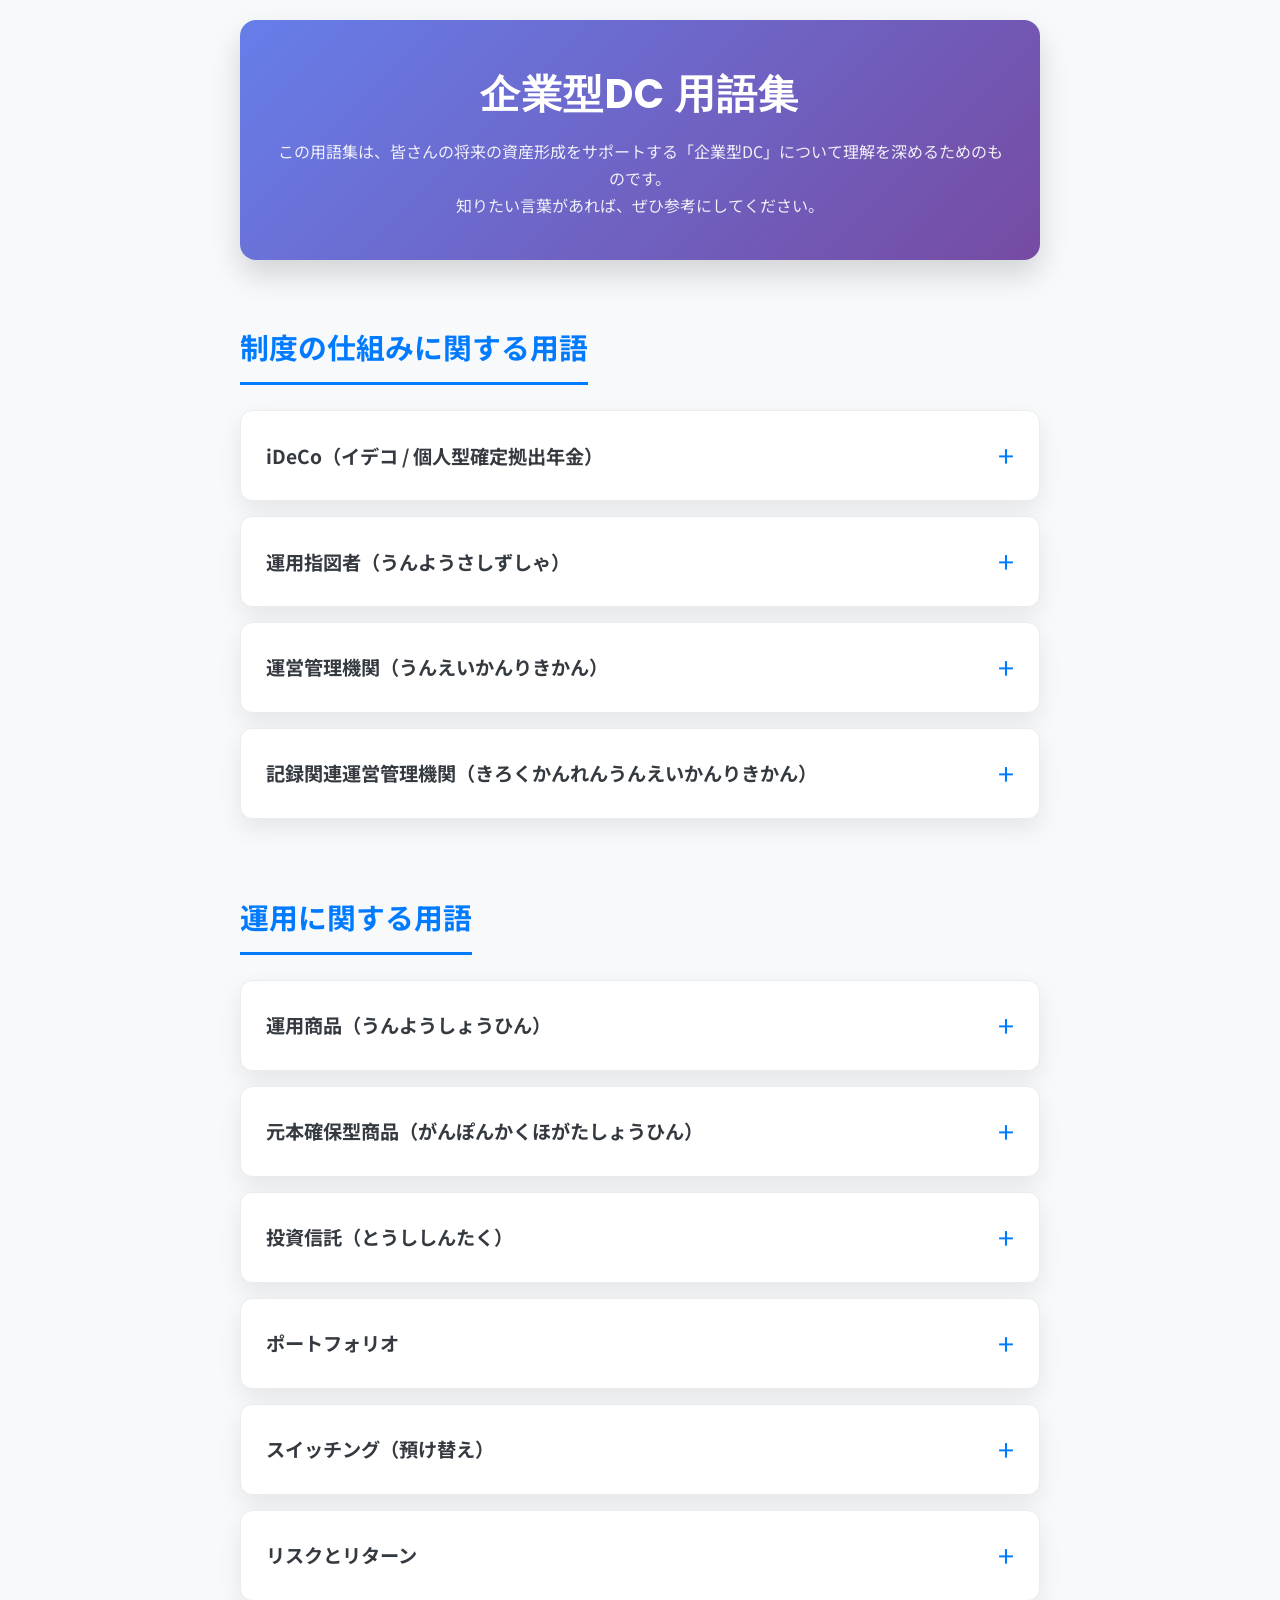
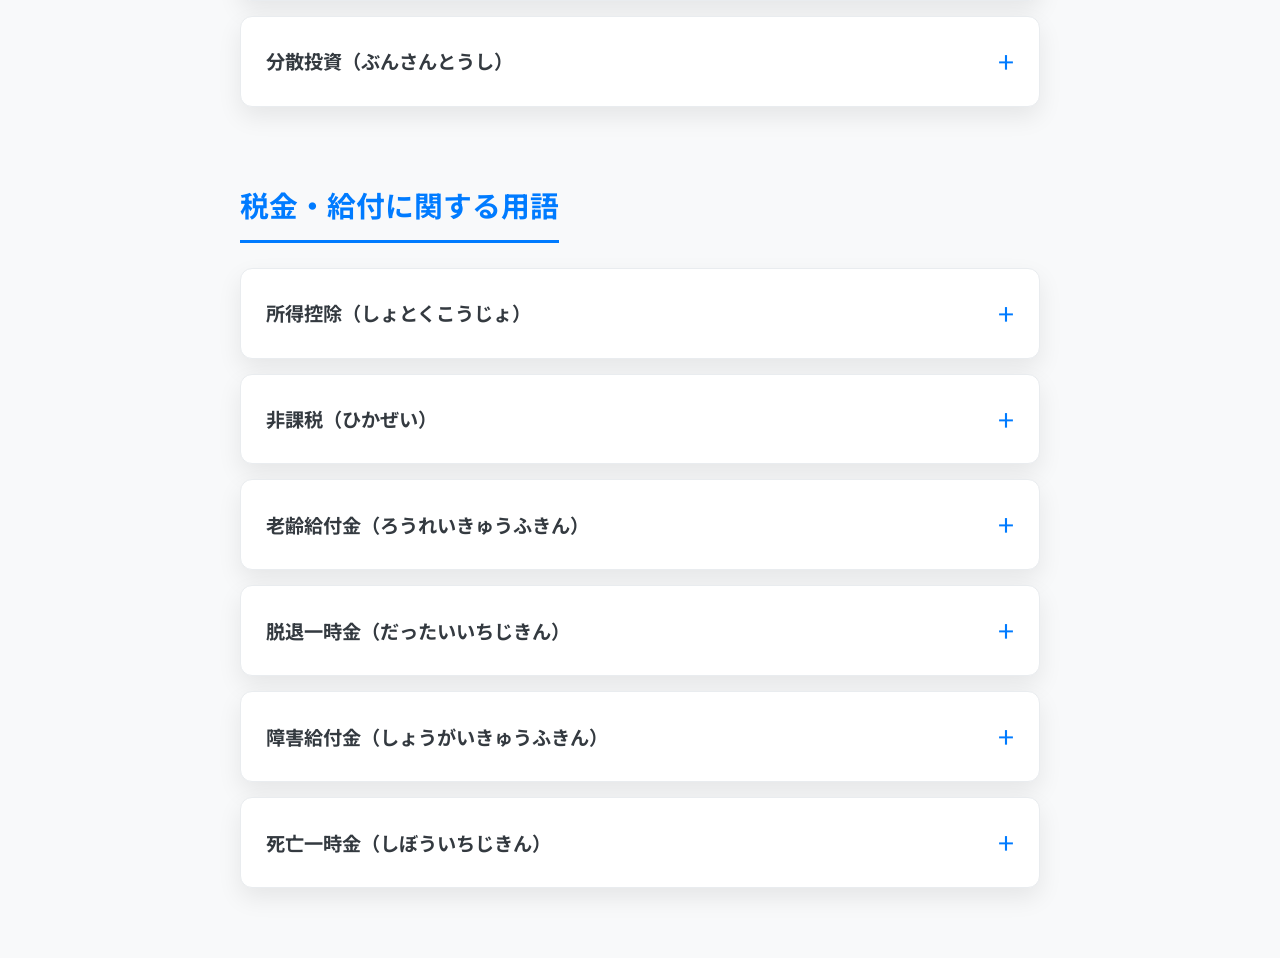
<file: index.html>
<!DOCTYPE html>
<html lang="ja">
<head>
    <meta charset="UTF-8">
    <meta name="viewport" content="width=device-width, initial-scale=1.0">
    <title>企業型DC 用語集</title>
    <link rel="stylesheet" href="style.css">
    <link href="https://fonts.googleapis.com/css2?family=Noto+Sans+JP:wght@400;700&family=Poppins:wght@600&display=swap" rel="stylesheet">
</head>
<body>

    <div class="glossary-container">
        <header class="glossary-header">
            <h1>企業型DC 用語集</h1>
            <p>この用語集は、皆さんの将来の資産形成をサポートする「企業型DC」について理解を深めるためのものです。<br>知りたい言葉があれば、ぜひ参考にしてください。</p>
        </header>

        <main>
            <section class="glossary-category">
                <h2 class="category-title">制度の仕組みに関する用語</h2>
                <div class="category-content">
                    <details class="glossary-item">
                        <summary>iDeCo（イデコ / 個人型確定拠出年金）</summary>
                        <div class="item-content">
                             <p><strong>意味:</strong> 企業型DCが会社単位で加入する制度なのに対し、iDeCoは個人が任意で加入する確定拠出年金です。</p>
                             <p class="point"><strong>ポイント:</strong> 原則20歳以上60歳未満のほとんどの方が加入でき、自身で掛金を拠出して運用します。掛金は全額所得控除、運用益は非課税という税制優遇があります。</p>
                        </div>
                    </details>
                    <details class="glossary-item">
                        <summary>運用指図者（うんようさしずしゃ）</summary>
                        <div class="item-content">
                            <p><strong>意味:</strong> 掛金を拠出せず、過去に積み立てた資産の運用だけを行う人のことです。退職後に企業型DCの加入資格を失った場合などにこの立場になります。</p>
                        </div>
                    </details>
                    <details class="glossary-item">
                        <summary>運営管理機関（うんえいかんりきかん）</summary>
                        <div class="item-content">
                             <p><strong>意味:</strong> 皆さんが選んだ運用商品の情報を提示したり、資産残高の管理や各種手続きのサポートをしてくれる金融機関のことです。（例：証券会社、銀行など）</p>
                        </div>
                    </details>
                    <details class="glossary-item">
                        <summary>記録関連運営管理機関（きろくかんれんうんえいかんりきかん）</summary>
                        <div class="item-content">
                            <p><strong>意味:</strong> 皆さんの確定拠出年金の加入記録や個人ごとの資産残高などを管理している機関です。「レコードキーパー（RK）」と呼ばれることもあります。</p>
                        </div>
                    </details>
                </div>
            </section>

            <section class="glossary-category">
                <h2 class="category-title">運用に関する用語</h2>
                <div class="category-content">
                    <details class="glossary-item">
                        <summary>運用商品（うんようしょうひん）</summary>
                        <div class="item-content">
                            <p><strong>意味:</strong> 拠出された掛金を投資する対象となる金融商品のことです。主に元本確保型商品と投資信託があります。</p>
                            <p class="point"><strong>ポイント:</strong> 複数の商品の中から、皆さんの判断で自由に選び、組み合わせることができます。</p>
                        </div>
                    </details>
                    <details class="glossary-item">
                        <summary>元本確保型商品（がんぽんかくほがたしょうひん）</summary>
                        <div class="item-content">
                            <p><strong>意味:</strong> 満期まで保有すれば、預けた元本（最初に預けたお金）が減らないことを約束された運用商品です。（例：定期預金、保険商品など）</p>
                            <p class="point"><strong>ポイント:</strong> 元本割れのリスクは低いですが、リターン（増えるお金）も比較的少ない傾向があります。</p>
                        </div>
                    </details>
                    <details class="glossary-item">
                        <summary>投資信託（とうししんたく）</summary>
                        <div class="item-content">
                            <p><strong>意味:</strong> 多くの投資家から集めたお金をプロがまとめて運用し、その運用成果を投資家に分配する商品です。株式、債券、不動産などに投資されます。</p>
                            <p class="point"><strong>ポイント:</strong> 元本が保証されていないため、価格が変動するリスクがあります。しかし、元本確保型商品よりも高いリターンが期待できる場合があります。</p>
                        </div>
                    </details>
                    <details class="glossary-item">
                        <summary>ポートフォリオ</summary>
                        <div class="item-content">
                            <p><strong>意味:</strong> 皆さんが選んだ複数の運用商品の組み合わせのことです。「どの商品にどれくらいの割合で投資するか」という配分全体を指します。</p>
                            <p class="point"><strong>ポイント:</strong> 資産を増やすためには、自分の目標やリスク許容度に合わせてバランスの良いポートフォリオを組むことが大切です。</p>
                        </div>
                    </details>
                    <details class="glossary-item">
                        <summary>スイッチング（預け替え）</summary>
                        <div class="item-content">
                            <p><strong>意味:</strong> 現在保有している運用商品の一部または全部を売却し、別の運用商品に買い替えることです。</p>
                            <p class="point"><strong>ポイント:</strong> 市場の状況やご自身のライフプランの変化に合わせて、運用商品を定期的に見直すことができます。</p>
                        </div>
                    </details>
                    <details class="glossary-item">
                        <summary>リスクとリターン</summary>
                        <div class="item-content">
                            <p><strong>意味:</strong><br>リスク: 運用商品が値下がりしたり、期待していた利益が出ない可能性のこと。<br>リターン: 運用によって得られる利益や収益のこと。</p>
                            <p class="point"><strong>ポイント:</strong> 一般的に、高いリターンを期待できる商品ほど、リスクも高くなる傾向があります。</p>
                        </div>
                    </details>
                    <details class="glossary-item">
                        <summary>分散投資（ぶんさんとうし）</summary>
                        <div class="item-content">
                            <p><strong>意味:</strong> 一つの商品に集中して投資するのではなく、複数の種類の商品や地域に分けて投資することです。</p>
                            <p class="point"><strong>ポイント:</strong> リスクを減らすための基本的な考え方です。「卵を一つのカゴに盛るな」という格言があります。</p>
                        </div>
                    </details>
                </div>
            </section>

            <section class="glossary-category">
                <h2 class="category-title">税金・給付に関する用語</h2>
                <div class="category-content">
                    <details class="glossary-item">
                        <summary>所得控除（しょとくこうじょ）</summary>
                        <div class="item-content">
                            <p><strong>意味:</strong> 所得税や住民税を計算する際に、所得の金額から差し引かれる金額のこと。課税対象となる所得が減るため、税金が安くなります。</p>
                            <p class="point"><strong>ポイント:</strong> 企業型DCの掛金や、マッチング拠出で皆さんが拠出した掛金は、全額が所得控除の対象です。</p>
                        </div>
                    </details>
                    <details class="glossary-item">
                        <summary>非課税（ひかぜい）</summary>
                        <div class="item-content">
                            <p><strong>意味:</strong> 税金がかからないこと。</p>
                            <p class="point"><strong>ポイント:</strong> 企業型DCで運用益が出ても、運用期間中は非課税です。通常、投資で利益が出ると税金がかかりますが、DCではかかりません。</p>
                        </div>
                    </details>
                    <details class="glossary-item">
                        <summary>老齢給付金（ろうれいきゅうふきん）</summary>
                        <div class="item-content">
                            <p><strong>意味:</strong> 原則60歳以降（加入期間による）に受け取れる給付金のこと。年金として受け取るか、一時金として一括で受け取るか、または両方を組み合わせて受け取ることができます。</p>
                        </div>
                    </details>
                    <details class="glossary-item">
                        <summary>脱退一時金（だったいいちじきん）</summary>
                        <div class="item-content">
                            <p><strong>意味:</strong> 原則60歳未満で、特定の条件（退職後、他の年金制度に移管できない場合など）を満たした場合に、例外的に受け取れる一時金です。</p>
                            <p class="point"><strong>ポイント:</strong> 基本的には60歳まで引き出しができません。</p>
                        </div>
                    </details>
                    <details class="glossary-item">
                        <summary>障害給付金（しょうがいきゅうふきん）</summary>
                        <div class="item-content">
                            <p><strong>意味:</strong> 病気やケガで所定の障害状態になった場合に受け取れる給付金です。</p>
                        </div>
                    </details>
                    <details class="glossary-item">
                        <summary>死亡一時金（しぼういちじきん）</summary>
                        <div class="item-content">
                            <p><strong>意味:</strong> 加入者が亡くなった場合に、ご遺族が受け取れる一時金です。</p>
                        </div>
                    </details>
                </div>
            </section>
        </main>
    </div>

    <script src="script.js"></script>
</body>
</html>
</file>
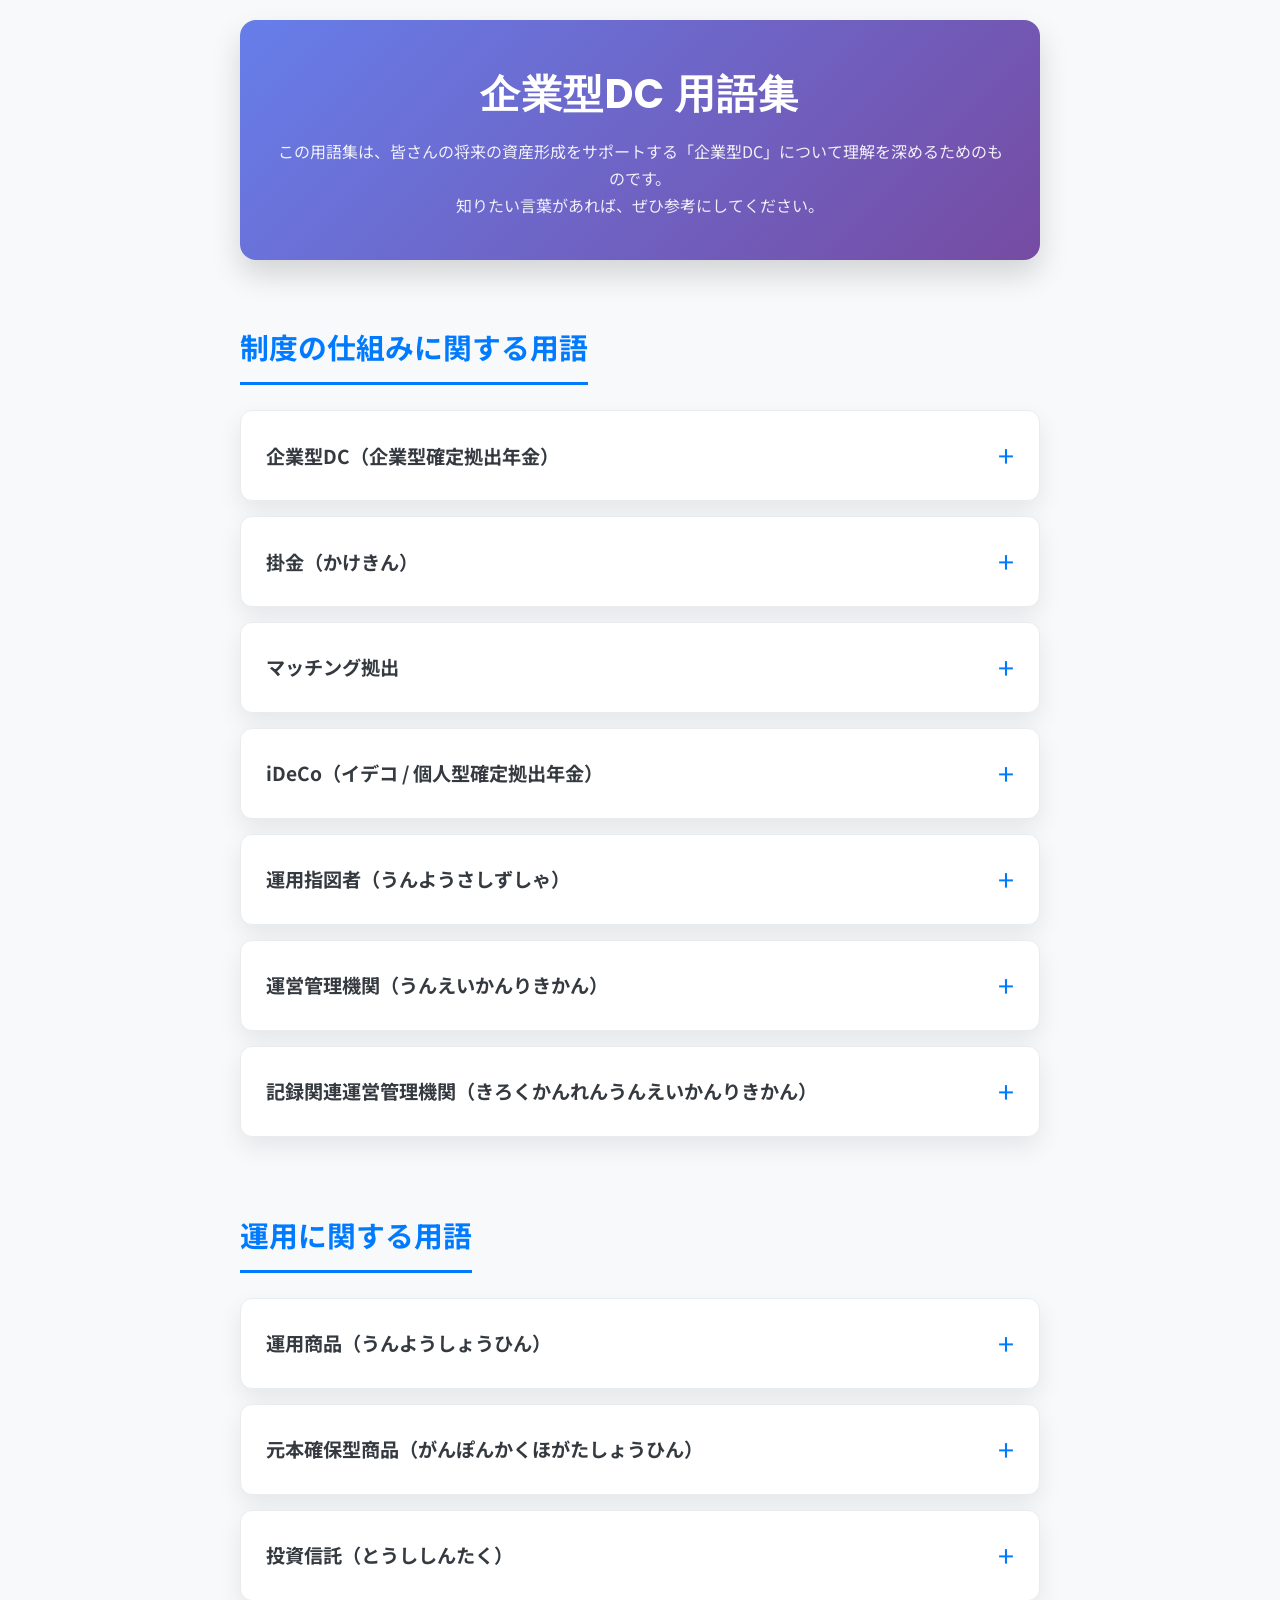
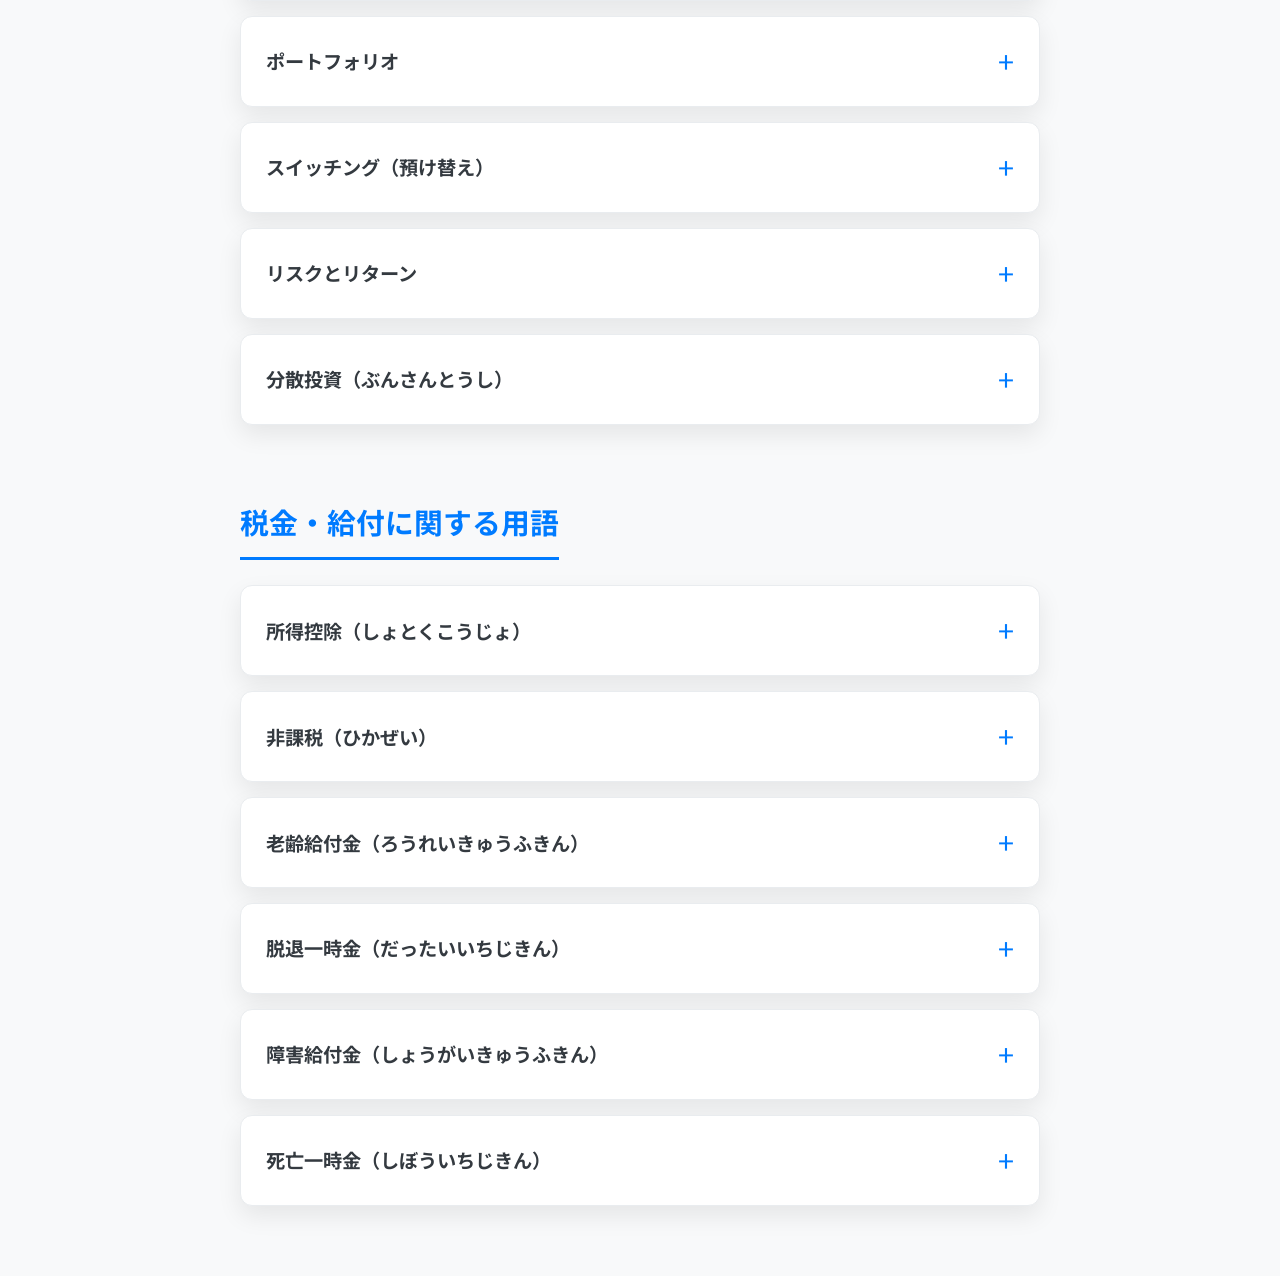
<file: dc.s1.html>
<!DOCTYPE html>
<html lang="ja">
<head>
    <meta charset="UTF-8">
    <meta name="viewport" content="width=device-width, initial-scale=1.0">
    <title>企業型DC 用語集</title>
    <link rel="stylesheet" href="style.css">
    <link href="https://fonts.googleapis.com/css2?family=Noto+Sans+JP:wght@400;700&family=Poppins:wght@600&display=swap" rel="stylesheet">
</head>
<body>

    <div class="glossary-container">
        <header class="glossary-header">
            <h1>企業型DC 用語集</h1>
            <p>この用語集は、皆さんの将来の資産形成をサポートする「企業型DC」について理解を深めるためのものです。<br>知りたい言葉があれば、ぜひ参考にしてください。</p>
        </header>

        <main>
            <section class="glossary-category">
                <h2 class="category-title">制度の仕組みに関する用語</h2>
                <div class="category-content">
                    <details class="glossary-item">
                        <summary>企業型DC（企業型確定拠出年金）</summary>
                        <div class="item-content">
                            <p><strong>意味:</strong> 会社が掛金（お金）を出し、皆さんが自分で運用商品を選んで将来の資産を形成する制度です。「DC」と略されることもあります。運用成績によって、将来受け取れる年金や一時金の額が変わります。</p>
                            <p class="point"><strong>ポイント:</strong> 国の年金（公的年金）とは別に、会社が用意してくれる「もう一つの年金制度」のようなものです。</p>
                        </div>
                    </details>
                    <details class="glossary-item">
                        <summary>掛金（かけきん）</summary>
                        <div class="item-content">
                            <p><strong>意味:</strong> 企業型DCに毎月積み立てられるお金のこと。原則として会社が皆さんのために拠出（お金を出すこと）します。</p>
                            <p class="point"><strong>ポイント:</strong> この掛金をどんな運用商品で増やすか、皆さんが自分で決めます。</p>
                        </div>
                    </details>
                    <details class="glossary-item">
                        <summary>マッチング拠出</summary>
                        <div class="item-content">
                            <p><strong>意味:</strong> 会社が拠出する掛金に加えて、皆さん自身も掛金を上乗せして拠出できる制度です。</p>
                            <p class="point"><strong>ポイント:</strong> マッチング拠出で出した掛金は、全額が所得控除の対象となり、所得税や住民税を安くするメリットがあります。iDeCo（個人型確定拠出年金）との同時加入はできません。</p>
                        </div>
                    </details>
                    <details class="glossary-item">
                        <summary>iDeCo（イデコ / 個人型確定拠出年金）</summary>
                        <div class="item-content">
                             <p><strong>意味:</strong> 企業型DCが会社単位で加入する制度なのに対し、iDeCoは個人が任意で加入する確定拠出年金です。</p>
                             <p class="point"><strong>ポイント:</strong> 原則20歳以上60歳未満のほとんどの方が加入でき、自身で掛金を拠出して運用します。掛金は全額所得控除、運用益は非課税という税制優遇があります。</p>
                        </div>
                    </details>
                    <details class="glossary-item">
                        <summary>運用指図者（うんようさしずしゃ）</summary>
                        <div class="item-content">
                            <p><strong>意味:</strong> 掛金を拠出せず、過去に積み立てた資産の運用だけを行う人のことです。退職後に企業型DCの加入資格を失った場合などにこの立場になります。</p>
                        </div>
                    </details>
                    <details class="glossary-item">
                        <summary>運営管理機関（うんえいかんりきかん）</summary>
                        <div class="item-content">
                             <p><strong>意味:</strong> 皆さんが選んだ運用商品の情報を提示したり、資産残高の管理や各種手続きのサポートをしてくれる金融機関のことです。（例：証券会社、銀行など）</p>
                        </div>
                    </details>
                    <details class="glossary-item">
                        <summary>記録関連運営管理機関（きろくかんれんうんえいかんりきかん）</summary>
                        <div class="item-content">
                            <p><strong>意味:</strong> 皆さんの確定拠出年金の加入記録や個人ごとの資産残高などを管理している機関です。「レコードキーパー（RK）」と呼ばれることもあります。</p>
                        </div>
                    </details>
                </div>
            </section>

            <section class="glossary-category">
                <h2 class="category-title">運用に関する用語</h2>
                <div class="category-content">
                    <details class="glossary-item">
                        <summary>運用商品（うんようしょうひん）</summary>
                        <div class="item-content">
                            <p><strong>意味:</strong> 拠出された掛金を投資する対象となる金融商品のことです。主に元本確保型商品と投資信託があります。</p>
                            <p class="point"><strong>ポイント:</strong> 複数の商品の中から、皆さんの判断で自由に選び、組み合わせることができます。</p>
                        </div>
                    </details>
                    <details class="glossary-item">
                        <summary>元本確保型商品（がんぽんかくほがたしょうひん）</summary>
                        <div class="item-content">
                            <p><strong>意味:</strong> 満期まで保有すれば、預けた元本（最初に預けたお金）が減らないことを約束された運用商品です。（例：定期預金、保険商品など）</p>
                            <p class="point"><strong>ポイント:</strong> 元本割れのリスクは低いですが、リターン（増えるお金）も比較的少ない傾向があります。</p>
                        </div>
                    </details>
                    <details class="glossary-item">
                        <summary>投資信託（とうししんたく）</summary>
                        <div class="item-content">
                            <p><strong>意味:</strong> 多くの投資家から集めたお金をプロがまとめて運用し、その運用成果を投資家に分配する商品です。株式、債券、不動産などに投資されます。</p>
                            <p class="point"><strong>ポイント:</strong> 元本が保証されていないため、価格が変動するリスクがあります。しかし、元本確保型商品よりも高いリターンが期待できる場合があります。</p>
                        </div>
                    </details>
                    <details class="glossary-item">
                        <summary>ポートフォリオ</summary>
                        <div class="item-content">
                            <p><strong>意味:</strong> 皆さんが選んだ複数の運用商品の組み合わせのことです。「どの商品にどれくらいの割合で投資するか」という配分全体を指します。</p>
                            <p class="point"><strong>ポイント:</strong> 資産を増やすためには、自分の目標やリスク許容度に合わせてバランスの良いポートフォリオを組むことが大切です。</p>
                        </div>
                    </details>
                    <details class="glossary-item">
                        <summary>スイッチング（預け替え）</summary>
                        <div class="item-content">
                            <p><strong>意味:</strong> 現在保有している運用商品の一部または全部を売却し、別の運用商品に買い替えることです。</p>
                            <p class="point"><strong>ポイント:</strong> 市場の状況やご自身のライフプランの変化に合わせて、運用商品を定期的に見直すことができます。</p>
                        </div>
                    </details>
                    <details class="glossary-item">
                        <summary>リスクとリターン</summary>
                        <div class="item-content">
                            <p><strong>意味:</strong><br>リスク: 運用商品が値下がりしたり、期待していた利益が出ない可能性のこと。<br>リターン: 運用によって得られる利益や収益のこと。</p>
                            <p class="point"><strong>ポイント:</strong> 一般的に、高いリターンを期待できる商品ほど、リスクも高くなる傾向があります。</p>
                        </div>
                    </details>
                    <details class="glossary-item">
                        <summary>分散投資（ぶんさんとうし）</summary>
                        <div class="item-content">
                            <p><strong>意味:</strong> 一つの商品に集中して投資するのではなく、複数の種類の商品や地域に分けて投資することです。</p>
                            <p class="point"><strong>ポイント:</strong> リスクを減らすための基本的な考え方です。「卵を一つのカゴに盛るな」という格言があります。</p>
                        </div>
                    </details>
                </div>
            </section>

            <section class="glossary-category">
                <h2 class="category-title">税金・給付に関する用語</h2>
                <div class="category-content">
                    <details class="glossary-item">
                        <summary>所得控除（しょとくこうじょ）</summary>
                        <div class="item-content">
                            <p><strong>意味:</strong> 所得税や住民税を計算する際に、所得の金額から差し引かれる金額のこと。課税対象となる所得が減るため、税金が安くなります。</p>
                            <p class="point"><strong>ポイント:</strong> 企業型DCの掛金や、マッチング拠出で皆さんが拠出した掛金は、全額が所得控除の対象です。</p>
                        </div>
                    </details>
                    <details class="glossary-item">
                        <summary>非課税（ひかぜい）</summary>
                        <div class="item-content">
                            <p><strong>意味:</strong> 税金がかからないこと。</p>
                            <p class="point"><strong>ポイント:</strong> 企業型DCで運用益が出ても、運用期間中は非課税です。通常、投資で利益が出ると税金がかかりますが、DCではかかりません。</p>
                        </div>
                    </details>
                    <details class="glossary-item">
                        <summary>老齢給付金（ろうれいきゅうふきん）</summary>
                        <div class="item-content">
                            <p><strong>意味:</strong> 原則60歳以降（加入期間による）に受け取れる給付金のこと。年金として受け取るか、一時金として一括で受け取るか、または両方を組み合わせて受け取ることができます。</p>
                        </div>
                    </details>
                    <details class="glossary-item">
                        <summary>脱退一時金（だったいいちじきん）</summary>
                        <div class="item-content">
                            <p><strong>意味:</strong> 原則60歳未満で、特定の条件（退職後、他の年金制度に移管できない場合など）を満たした場合に、例外的に受け取れる一時金です。</p>
                            <p class="point"><strong>ポイント:</strong> 基本的には60歳まで引き出しができません。</p>
                        </div>
                    </details>
                    <details class="glossary-item">
                        <summary>障害給付金（しょうがいきゅうふきん）</summary>
                        <div class="item-content">
                            <p><strong>意味:</strong> 病気やケガで所定の障害状態になった場合に受け取れる給付金です。</p>
                        </div>
                    </details>
                    <details class="glossary-item">
                        <summary>死亡一時金（しぼういちじきん）</summary>
                        <div class="item-content">
                            <p><strong>意味:</strong> 加入者が亡くなった場合に、ご遺族が受け取れる一時金です。</p>
                        </div>
                    </details>
                </div>
            </section>
        </main>
    </div>

    <script src="script.js"></script>
</body>
</html>
</file>
<file: style.css>
/* ----- 全体のスタイル設定 ----- */
:root {
    --bg-color: #f8f9fa; /* 全体の背景色 */
    --main-text-color: #343a40; /* 基本の文字色 */
    --accent-color: #007bff; /* アクセントカラー（青系） */
    --header-bg: linear-gradient(135deg, #667eea 0%, #764ba2 100%); /* ヘッダーのグラデーション */
    --card-bg-color: #ffffff; /* 各項目の背景色 */
    --card-shadow: 0 10px 25px rgba(0, 0, 0, 0.08); /* カードの影 */
    --point-color: #e63946; /* ポイントの文字色 */
    --border-color: #e9ecef; /* 境界線の色 */
}

body {
    font-family: 'Noto Sans JP', sans-serif;
    background-color: var(--bg-color);
    color: var(--main-text-color);
    margin: 0;
    padding: 20px;
    line-height: 1.7;
    -webkit-font-smoothing: antialiased;
    -moz-osx-font-smoothing: grayscale;
}

/* ----- コンテナとヘッダー ----- */
.glossary-container {
    max-width: 800px;
    margin: 0 auto;
    animation: fadeIn 1s ease-in-out;
}

.glossary-header {
    background: var(--header-bg);
    color: white;
    padding: 40px 30px;
    border-radius: 16px;
    text-align: center;
    margin-bottom: 40px;
    box-shadow: 0 15px 30px rgba(0, 0, 0, 0.15);
}

.glossary-header h1 {
    font-family: 'Poppins', sans-serif;
    font-size: 2.5rem;
    margin: 0 0 10px 0;
    letter-spacing: 1.5px;
    animation: slideDown 0.8s ease-out;
}

.glossary-header p {
    font-size: 1rem;
    opacity: 0.9;
    margin: 0;
    animation: slideDown 0.8s ease-out 0.2s;
    animation-fill-mode: backwards; /* アニメーション開始前に非表示 */
}

/* ----- カテゴリのタイトル ----- */
.category-title {
    font-size: 1.8rem;
    color: var(--accent-color);
    padding-bottom: 10px;
    border-bottom: 3px solid var(--accent-color);
    margin-bottom: 25px;
    font-weight: 700;
    display: inline-block;
}

.glossary-category {
    margin-bottom: 50px;
}


/* ----- 用語集アイテム（アコーディオン） ----- */
.glossary-item {
    background-color: var(--card-bg-color);
    border-radius: 12px;
    margin-bottom: 15px;
    box-shadow: var(--card-shadow);
    transition: all 0.3s ease;
    border: 1px solid var(--border-color);
    overflow: hidden; /* 開閉アニメーションのため */
}

.glossary-item:hover {
    transform: translateY(-5px);
    box-shadow: 0 15px 30px rgba(0,0,0,0.12);
}

summary {
    font-size: 1.2rem;
    font-weight: 700;
    padding: 20px 25px;
    cursor: pointer;
    list-style: none; /* デフォルトのマーカーを非表示 */
    display: flex;
    justify-content: space-between;
    align-items: center;
    transition: background-color 0.3s ease;
}

summary::-webkit-details-marker {
    display: none; /* Safari用のマーカー非表示 */
}

/* 開閉アイコン（＋/－） */
summary::after {
    content: '+';
    font-size: 1.8rem;
    font-weight: 400;
    color: var(--accent-color);
    transition: transform 0.4s cubic-bezier(0.22, 1, 0.36, 1);
}

.glossary-item[open] > summary {
    background-color: #fdfdff;
    border-bottom: 1px solid var(--border-color);
}

.glossary-item[open] > summary::after {
    transform: rotate(45deg);
}

/* ----- 開いたときの中身 ----- */
.item-content {
    padding: 0px 25px 20px 25px; /* JSでアニメーションさせるため初期パディングは上下0 */
    border-top: 1px solid var(--border-color);
    animation: fadeInContent 0.5s ease; /* JSなしでも最低限動くように */
}

.item-content p {
    margin: 15px 0 0 0;
}

.item-content p:first-child {
    margin-top: 20px;
}

.item-content strong {
    color: var(--accent-color);
    font-weight: 700;
}

.item-content .point {
    background-color: #fff8f8;
    padding: 10px 15px;
    border-radius: 8px;
    border-left: 5px solid var(--point-color);
    color: #555;
}
.item-content .point strong {
    color: var(--point-color);
}

/* ----- アニメーション定義 ----- */
@keyframes fadeIn {
    from { opacity: 0; }
    to { opacity: 1; }
}

@keyframes slideDown {
    from {
        opacity: 0;
        transform: translateY(-20px);
    }
    to {
        opacity: 1;
        transform: translateY(0);
    }
}

@keyframes fadeInContent {
     from {
        opacity: 0;
        transform: translateY(-10px);
    }
    to {
        opacity: 1;
        transform: translateY(0);
    }
}
/* ----- JavaScriptによるアニメーション制御 ----- */

/* 開閉するコンテンツ部分の初期状態 */
.glossary-item .item-content {
    overflow: hidden;
    max-height: 0; /* JSで高さを変更してスライドアニメーションを実現 */
    transition: max-height 0.4s cubic-bezier(0.22, 1, 0.36, 1), 
                padding 0.4s ease, 
                opacity 0.2s ease;
    opacity: 0;
    padding-top: 0;
    padding-bottom: 0;
}

/* アイテムが開いたときのコンテンツのスタイル */
.glossary-item[open] > .item-content {
    max-height: 1000px; /* 十分な高さを確保 */
    opacity: 1;
    padding-top: 0px;
    padding-bottom: 20px;
}

/* 閉じるアニメーション中のスタイル（JSがクラスを付与） */
.glossary-item.is-closing > .item-content {
    max-height: 0 !important; /* !importantで確実に閉じる */
    opacity: 0;
    padding-top: 0;
    padding-bottom: 0;
}
</file>
